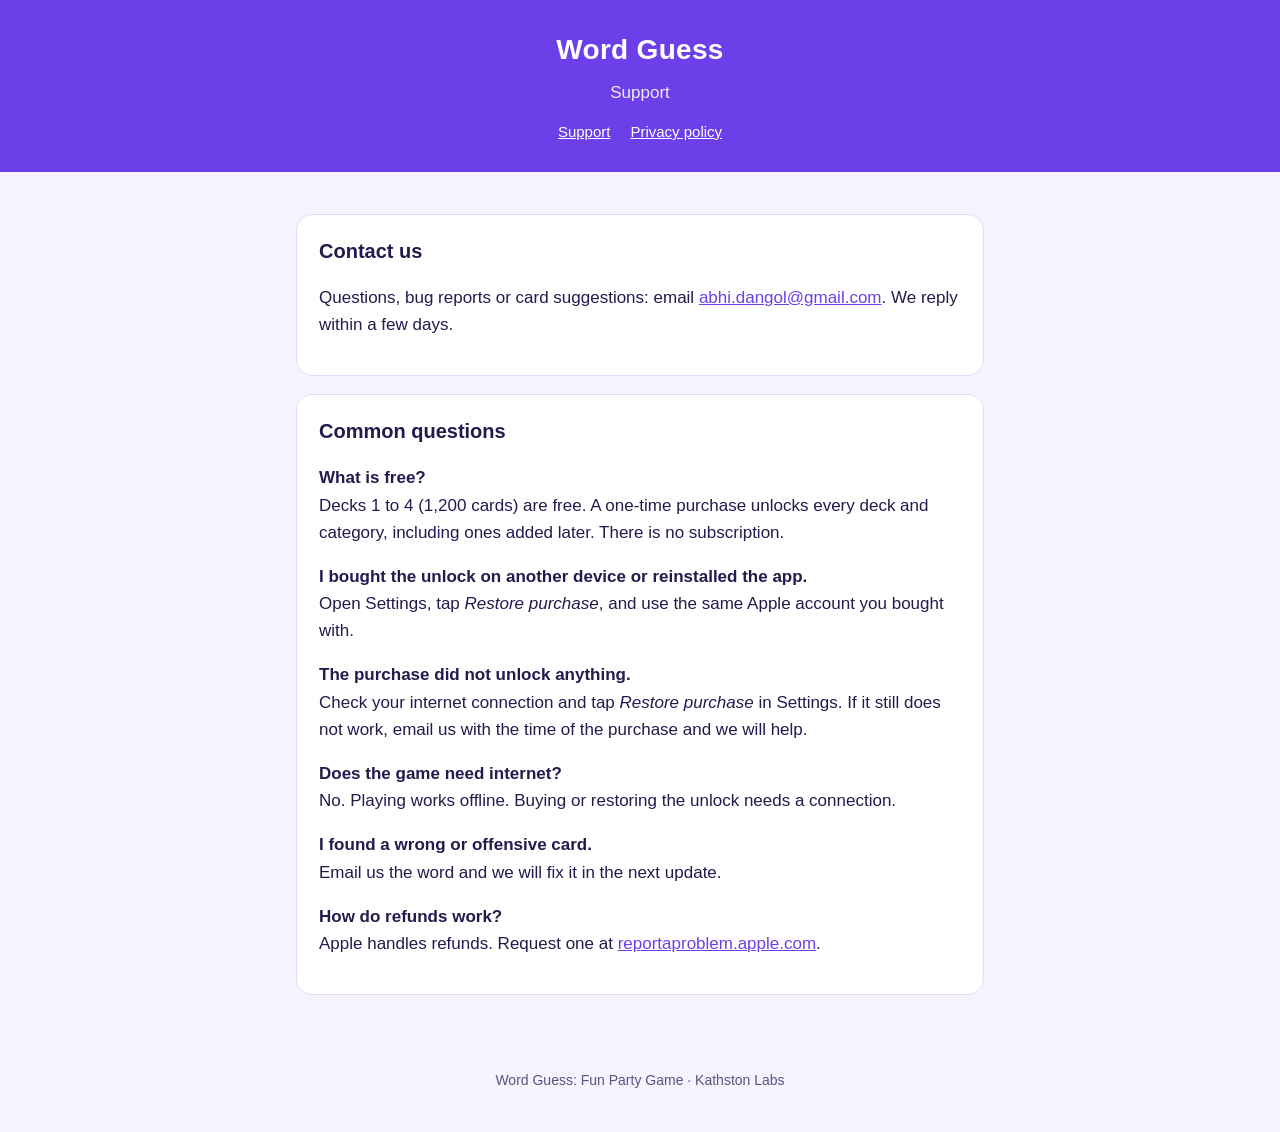
<file: index.html>
<!doctype html>
<html lang="en">
<head>
<meta charset="utf-8">
<meta name="viewport" content="width=device-width,initial-scale=1">
<title>Word Guess Support</title>
<meta name="description" content="Help and contact details for Word Guess: Fun Party Game.">
<link rel="stylesheet" href="style.css">
</head>
<body>
<header>
  <h1>Word Guess</h1>
  <p>Support</p>
  <nav><a href="index.html">Support</a><a href="privacy.html">Privacy policy</a></nav>
</header>
<main>
  <section>
    <h2>Contact us</h2>
    <p>Questions, bug reports or card suggestions: email <a href="mailto:abhi.dangol@gmail.com">abhi.dangol@gmail.com</a>. We reply within a few days.</p>
  </section>
  <section>
    <h2>Common questions</h2>
    <p><strong>What is free?</strong><br>Decks 1 to 4 (1,200 cards) are free. A one-time purchase unlocks every deck and category, including ones added later. There is no subscription.</p>
    <p><strong>I bought the unlock on another device or reinstalled the app.</strong><br>Open Settings, tap <em>Restore purchase</em>, and use the same Apple account you bought with.</p>
    <p><strong>The purchase did not unlock anything.</strong><br>Check your internet connection and tap <em>Restore purchase</em> in Settings. If it still does not work, email us with the time of the purchase and we will help.</p>
    <p><strong>Does the game need internet?</strong><br>No. Playing works offline. Buying or restoring the unlock needs a connection.</p>
    <p><strong>I found a wrong or offensive card.</strong><br>Email us the word and we will fix it in the next update.</p>
    <p><strong>How do refunds work?</strong><br>Apple handles refunds. Request one at <a href="https://reportaproblem.apple.com">reportaproblem.apple.com</a>.</p>
  </section>
</main>
<footer>Word Guess: Fun Party Game &middot; Kathston Labs</footer>
</body>
</html>
</file>
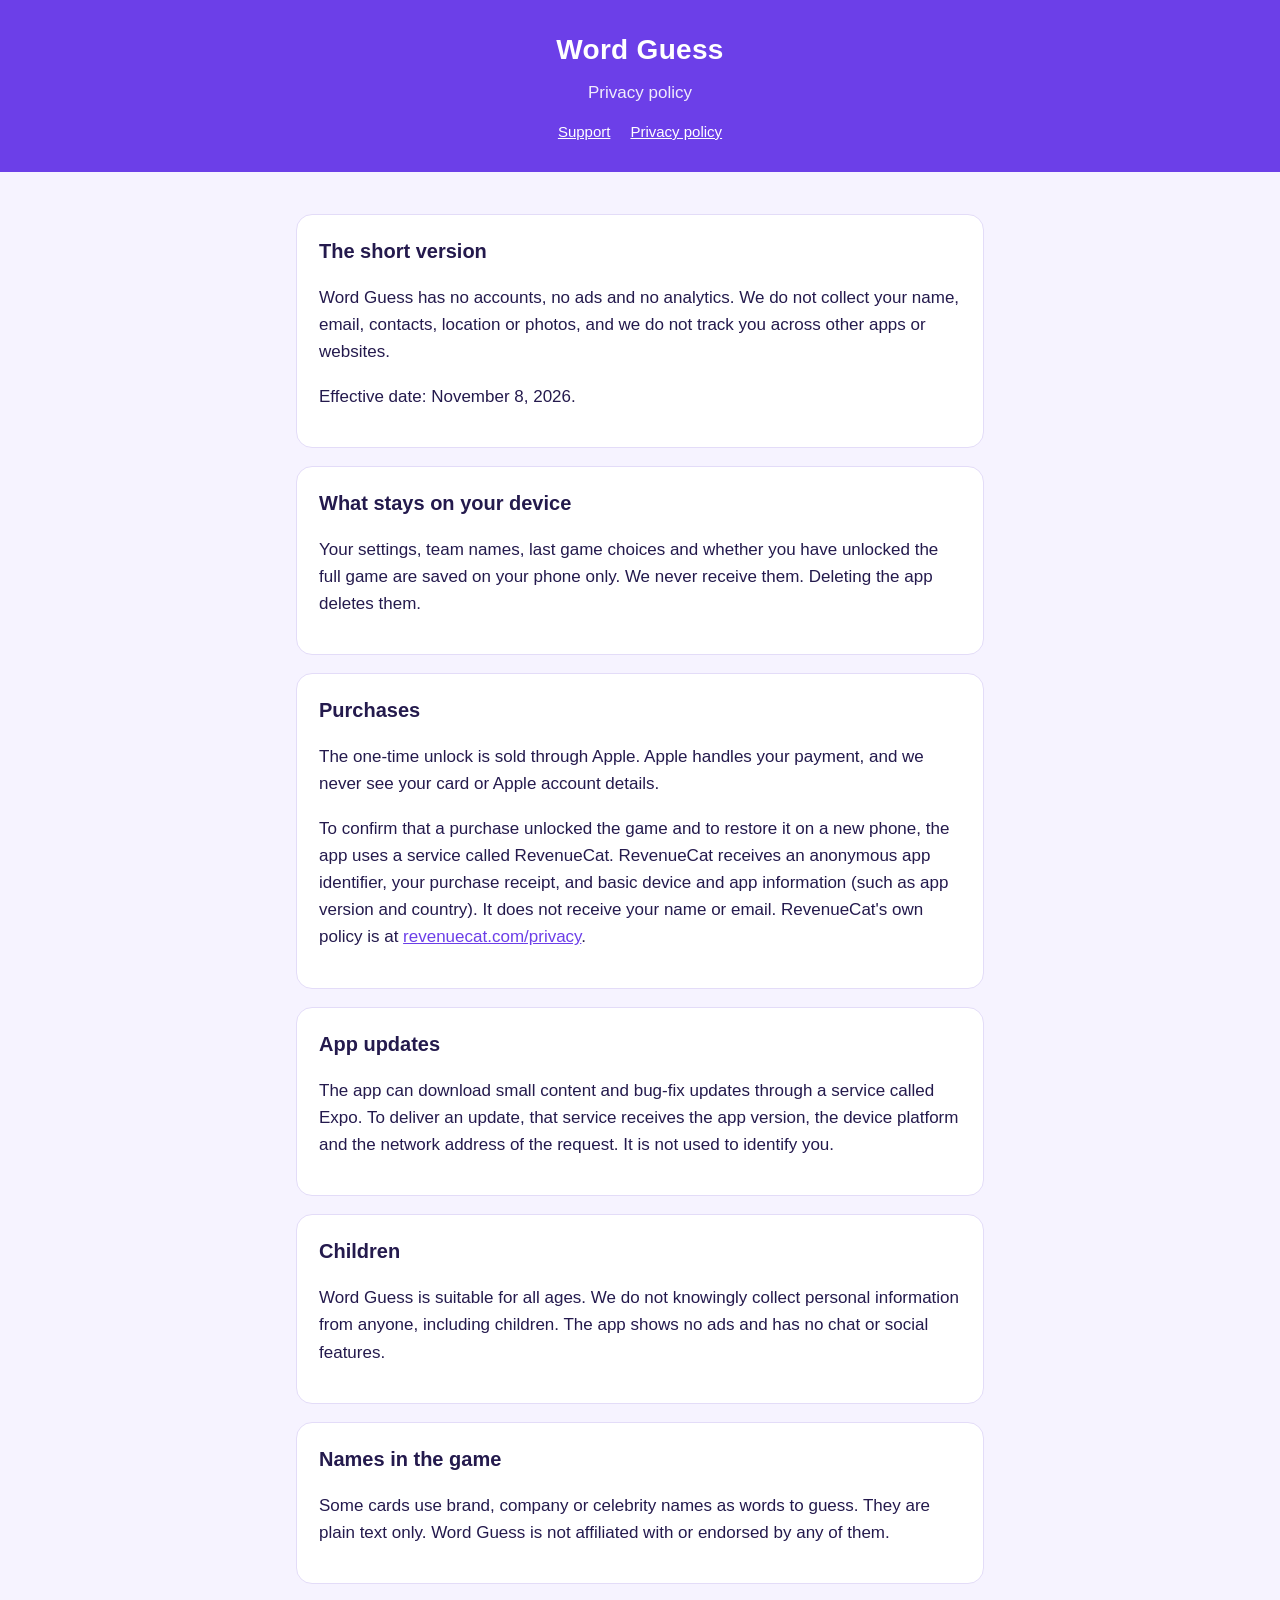
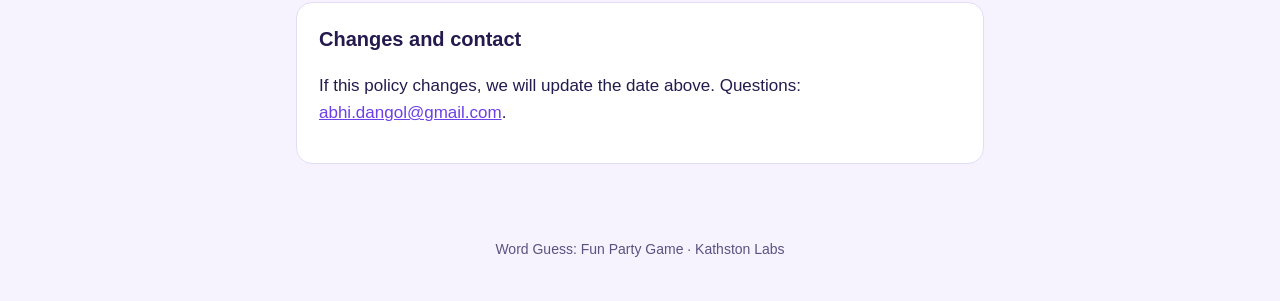
<file: privacy.html>
<!doctype html>
<html lang="en">
<head>
<meta charset="utf-8">
<meta name="viewport" content="width=device-width,initial-scale=1">
<title>Word Guess Privacy Policy</title>
<meta name="description" content="Privacy policy for Word Guess: Fun Party Game.">
<link rel="stylesheet" href="style.css">
</head>
<body>
<header>
  <h1>Word Guess</h1>
  <p>Privacy policy</p>
  <nav><a href="index.html">Support</a><a href="privacy.html">Privacy policy</a></nav>
</header>
<main>
  <section>
    <h2>The short version</h2>
    <p>Word Guess has no accounts, no ads and no analytics. We do not collect your name, email, contacts, location or photos, and we do not track you across other apps or websites.</p>
    <p>Effective date: November 8, 2026.</p>
  </section>
  <section>
    <h2>What stays on your device</h2>
    <p>Your settings, team names, last game choices and whether you have unlocked the full game are saved on your phone only. We never receive them. Deleting the app deletes them.</p>
  </section>
  <section>
    <h2>Purchases</h2>
    <p>The one-time unlock is sold through Apple. Apple handles your payment, and we never see your card or Apple account details.</p>
    <p>To confirm that a purchase unlocked the game and to restore it on a new phone, the app uses a service called RevenueCat. RevenueCat receives an anonymous app identifier, your purchase receipt, and basic device and app information (such as app version and country). It does not receive your name or email. RevenueCat's own policy is at <a href="https://www.revenuecat.com/privacy">revenuecat.com/privacy</a>.</p>
  </section>
  <section>
    <h2>App updates</h2>
    <p>The app can download small content and bug-fix updates through a service called Expo. To deliver an update, that service receives the app version, the device platform and the network address of the request. It is not used to identify you.</p>
  </section>
  <section>
    <h2>Children</h2>
    <p>Word Guess is suitable for all ages. We do not knowingly collect personal information from anyone, including children. The app shows no ads and has no chat or social features.</p>
  </section>
  <section>
    <h2>Names in the game</h2>
    <p>Some cards use brand, company or celebrity names as words to guess. They are plain text only. Word Guess is not affiliated with or endorsed by any of them.</p>
  </section>
  <section>
    <h2>Changes and contact</h2>
    <p>If this policy changes, we will update the date above. Questions: <a href="mailto:abhi.dangol@gmail.com">abhi.dangol@gmail.com</a>.</p>
  </section>
</main>
<footer>Word Guess: Fun Party Game &middot; Kathston Labs</footer>
</body>
</html>
</file>
<file: style.css>
:root{--bg:#f6f3ff;--card:#fff;--ink:#241a4d;--muted:#5b5280;--brand:#6c3fe8;--accent:#f7c948;--line:#e3dcf8}
@media (prefers-color-scheme:dark){:root{--bg:#1b1338;--card:#261b50;--ink:#f3efff;--muted:#b9afdf;--brand:#a98bff;--accent:#f7c948;--line:#3a2d70}}
*{box-sizing:border-box}
body{margin:0;background:var(--bg);color:var(--ink);font:17px/1.6 -apple-system,BlinkMacSystemFont,"Segoe UI",Roboto,Helvetica,Arial,sans-serif}
header{background:var(--brand);color:#fff;padding:28px 16px;text-align:center}
header h1{margin:0;font-size:28px;letter-spacing:.3px}
header p{margin:6px 0 0;opacity:.9}
main{max-width:720px;margin:0 auto;padding:24px 16px 56px}
section{background:var(--card);border:1px solid var(--line);border-radius:16px;padding:20px 22px;margin:18px 0}
h2{margin:0 0 8px;font-size:20px}
a{color:var(--brand)}
nav{margin-top:14px;font-size:15px}
nav a{color:#fff;margin:0 10px}
footer{text-align:center;color:var(--muted);font-size:14px;padding:0 16px 40px}
li{margin:4px 0}
</file>
